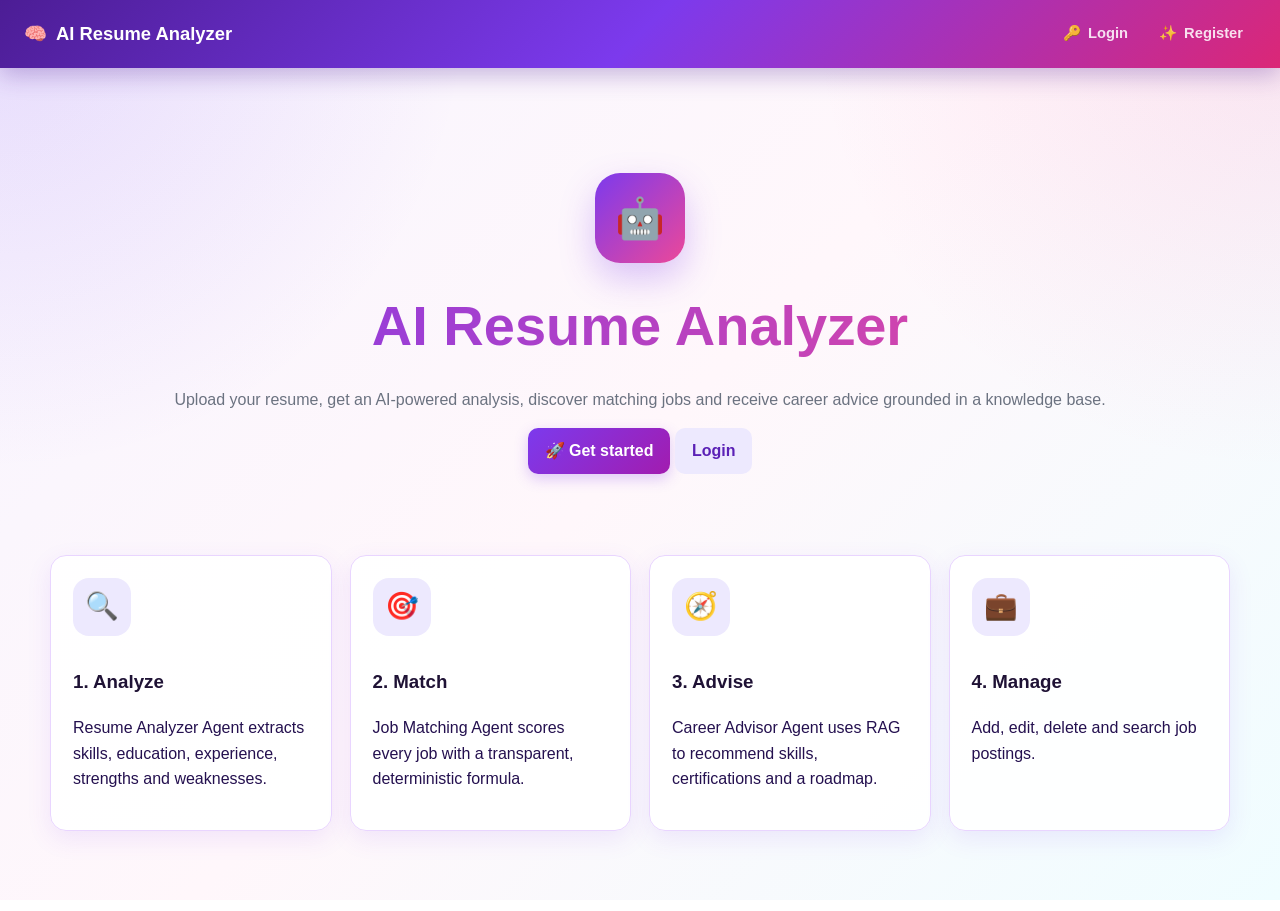
<file: frontend/index.html>
<!DOCTYPE html>
<html lang="en"><head><meta charset="UTF-8"><meta name="viewport" content="width=device-width, initial-scale=1">
<title>AI Resume Analyzer</title><link rel="stylesheet" href="css/style.css"></head>
<body><div id="nav"></div>
<div class="container">
  <div class="hero">
    <div class="big-ico">🤖</div>
    <h1>AI Resume Analyzer</h1>
    <p class="muted">Upload your resume, get an AI-powered analysis, discover matching jobs and receive career advice grounded in a knowledge base.</p>
    <p id="cta"><a class="btn" href="register.html">🚀 Get started</a> <a class="btn secondary" href="login.html">Login</a></p>
  </div>
  <div class="grid cols-4">
    <div class="card"><div class="feature-ico">🔍</div><h3>1. Analyze</h3><p>Resume Analyzer Agent extracts skills, education, experience, strengths and weaknesses.</p></div>
    <div class="card"><div class="feature-ico">🎯</div><h3>2. Match</h3><p>Job Matching Agent scores every job with a transparent, deterministic formula.</p></div>
    <div class="card"><div class="feature-ico">🧭</div><h3>3. Advise</h3><p>Career Advisor Agent uses RAG to recommend skills, certifications and a roadmap.</p></div>
    <div class="card"><div class="feature-ico">💼</div><h3>4. Manage</h3><p>Add, edit, delete and search job postings.</p></div>
  </div>
</div>
<script src="js/api.js"></script>
<script>renderNav("index.html"); if (getToken()) $("cta").innerHTML = '<a class="btn" href="dashboard.html">Go to dashboard</a>';</script>
</body></html>
</file>
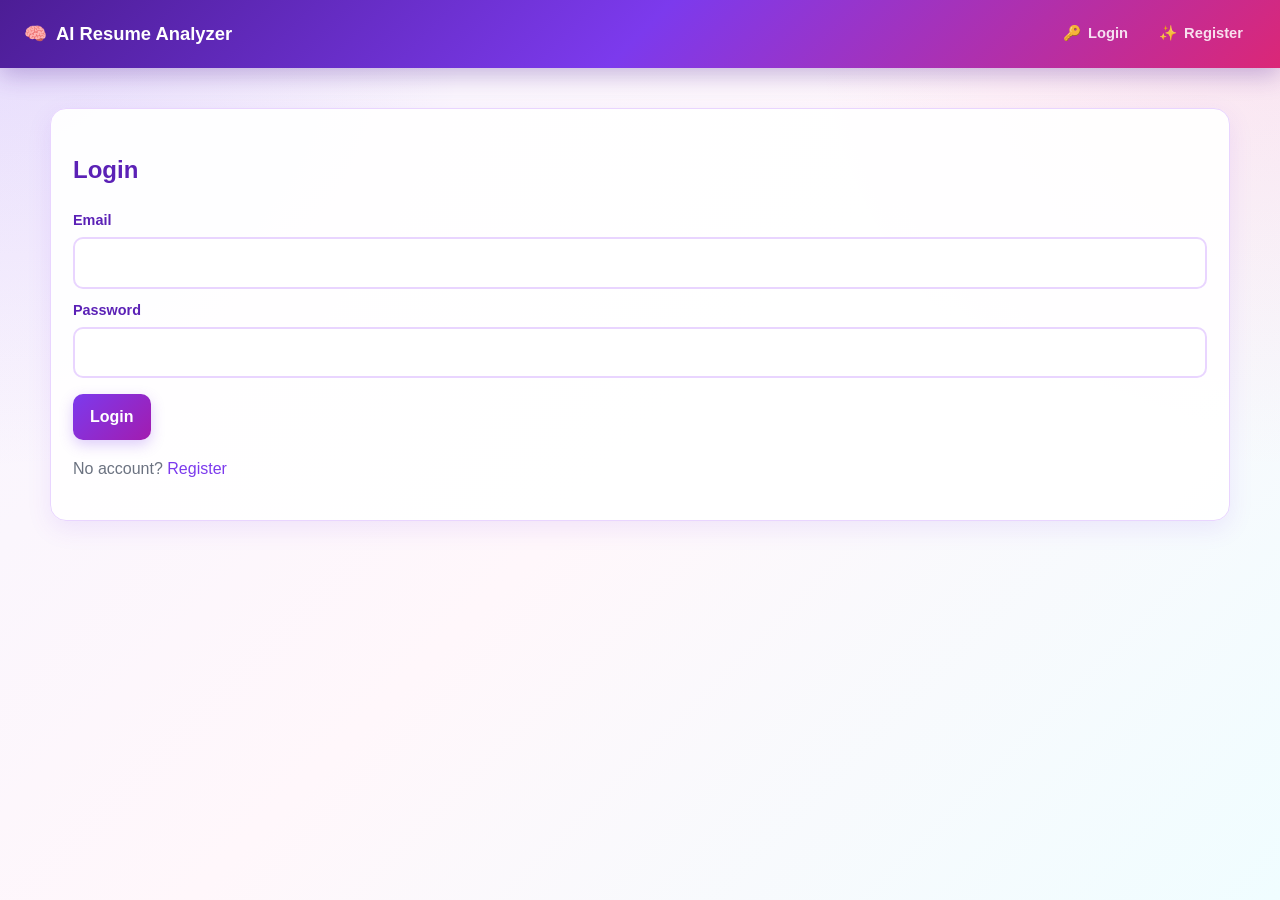
<file: frontend/analysis.html>
<!DOCTYPE html>
<html lang="en"><head><meta charset="UTF-8"><meta name="viewport" content="width=device-width, initial-scale=1">
<title>Resume Analysis - AI Resume Analyzer</title><link rel="stylesheet" href="css/style.css"></head>
<body><div id="nav"></div>
<div class="container">
<h1>Resume Analysis</h1>
<div class="card"><div class="row"><div><label for="resumeSelect">Resume</label><select id="resumeSelect"></select></div>
<button class="btn" id="analyzeBtn">Run analysis again</button></div></div>
<div id="alert"></div><div id="content"></div>
</div>
<script src="js/api.js"></script>
<script src="js/analysis.js"></script>
<script>renderNav("analysis.html");</script>
</body></html>
</file>
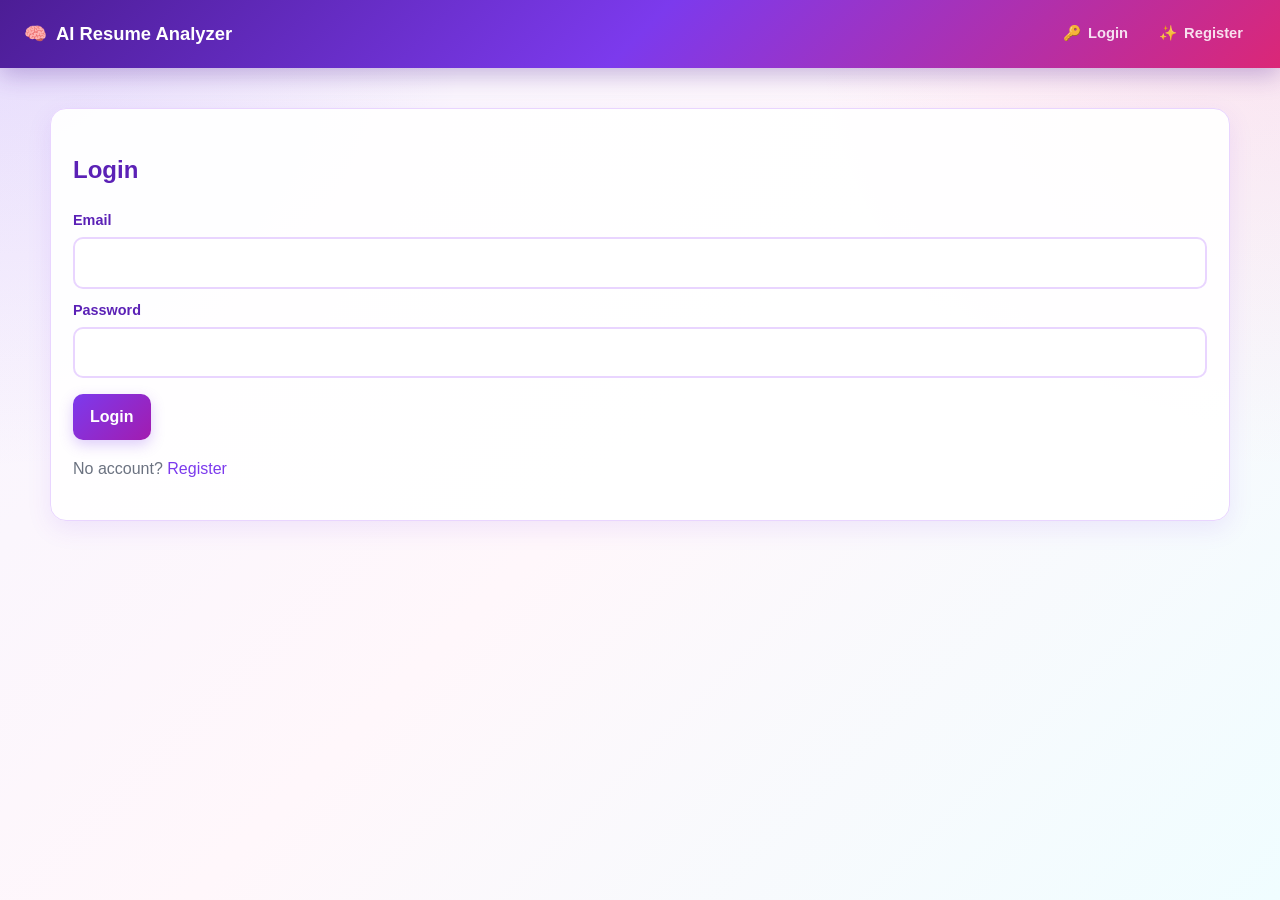
<file: frontend/career.html>
<!DOCTYPE html>
<html lang="en"><head><meta charset="UTF-8"><meta name="viewport" content="width=device-width, initial-scale=1">
<title>Career Advisor - AI Resume Analyzer</title><link rel="stylesheet" href="css/style.css"></head>
<body><div id="nav"></div>
<div class="container">
<h1>Career Advisor</h1><p class="muted">Answers are grounded in the knowledge base (RAG). If nothing relevant is found, the advisor says so instead of guessing.</p>
<div class="card"><div class="row"><div><label for="resumeSelect">Resume</label><select id="resumeSelect"></select></div></div>
<label for="question">Your question</label><textarea id="question" placeholder="e.g. How can I become a machine learning engineer?"></textarea>
<p><button class="btn" id="askBtn">Ask Career Advisor</button>
<button class="btn secondary" data-q="What should I learn next to improve my career prospects?">Suggest what to learn</button>
<button class="btn secondary" data-q="How do I write an ATS friendly resume?">ATS tips</button>
<button class="btn secondary" data-q="Which certifications help for cloud?">Certifications</button></p></div>
<div id="alert"></div><div id="content"></div>
</div>
<script src="js/api.js"></script>
<script src="js/career.js"></script>
<script>renderNav("career.html");</script>
</body></html>
</file>
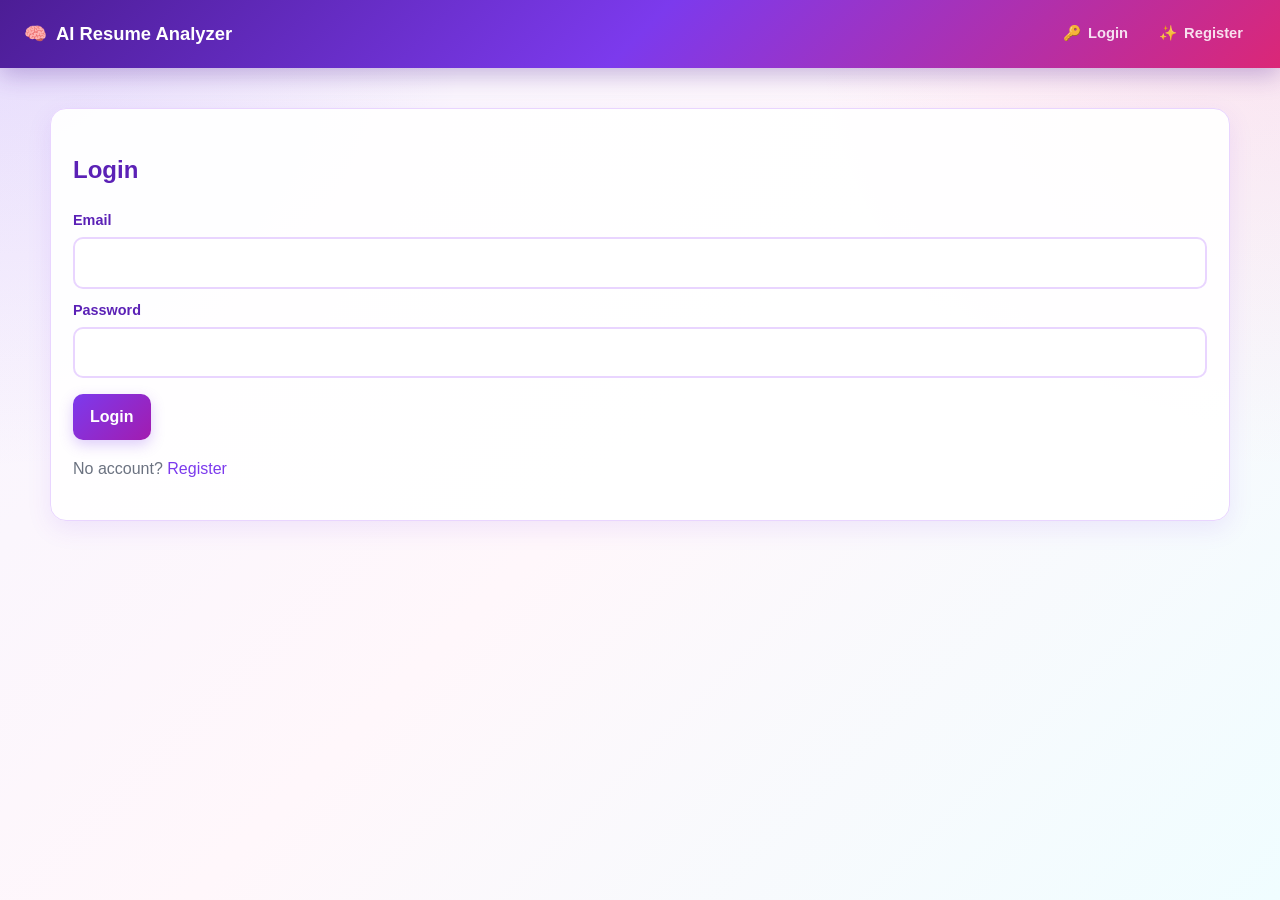
<file: frontend/dashboard.html>
<!DOCTYPE html>
<html lang="en"><head><meta charset="UTF-8"><meta name="viewport" content="width=device-width, initial-scale=1">
<title>Dashboard - AI Resume Analyzer</title><link rel="stylesheet" href="css/style.css"></head>
<body><div id="nav"></div>
<div class="container">
<h1>Dashboard</h1><p class="muted">Your resume, matches and recommendations at a glance.</p>
<div id="alert"></div><div id="content">Loading...</div>
</div>
<script src="js/api.js"></script>
<script src="js/dashboard.js"></script>
<script>renderNav("dashboard.html");</script>
</body></html>
</file>
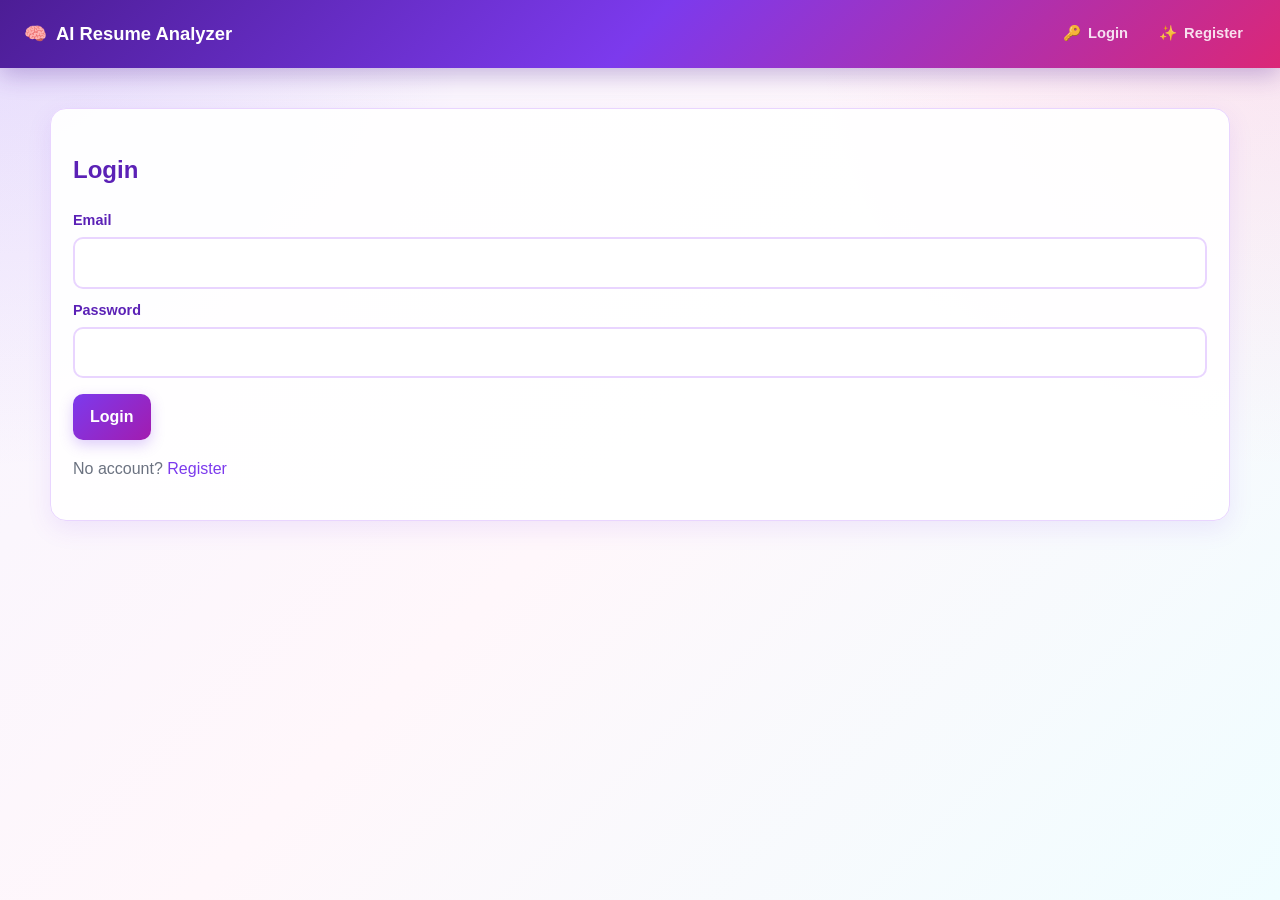
<file: frontend/jobs.html>
<!DOCTYPE html>
<html lang="en"><head><meta charset="UTF-8"><meta name="viewport" content="width=device-width, initial-scale=1">
<title>Jobs - AI Resume Analyzer</title><link rel="stylesheet" href="css/style.css"></head>
<body><div id="nav"></div>
<div class="container">
<h1>Jobs</h1>
<div class="tabs"><button class="tab active" data-tab="rec">Recommendations</button><button class="tab" data-tab="search">Search Jobs</button><button class="tab" data-tab="manage">Manage Jobs</button></div>
<div id="alert"></div>
<section id="tab-rec"><div class="card"><div class="row"><div><label for="recResume">Resume</label><select id="recResume"></select></div><button class="btn" id="recRefresh">Recalculate</button></div>
<p class="muted">Score = matched required skills / total required skills x 100 (deterministic; the AI only writes the explanation).</p></div><div id="recList"></div></section>
<section id="tab-search" class="hidden"><div class="card"><form id="searchForm"><div class="row">
<div><label>Title</label><input id="s_title"></div><div><label>Company</label><input id="s_company"></div><div><label>Location</label><input id="s_location"></div>
<div><label>Skill</label><input id="s_skill"></div><div><label>Experience level</label><input id="s_level"></div><div><label>Job type</label><input id="s_type"></div>
<button class="btn" type="submit">Search</button><button class="btn secondary" type="button" id="searchReset">Reset</button></div></form></div><div id="searchList"></div></section>
<section id="tab-manage" class="hidden"><div class="card"><h2 id="formTitle">Add a job</h2><form id="jobForm"><input type="hidden" id="j_id">
<div class="row"><div><label>Title *</label><input id="j_title" required></div><div><label>Company *</label><input id="j_company" required></div><div><label>Location</label><input id="j_location"></div></div>
<div class="row"><div><label>Experience level</label><select id="j_level"><option>Internship</option><option selected>Entry Level</option><option>Junior</option><option>Mid Level</option><option>Senior</option></select></div>
<div><label>Job type</label><select id="j_type"><option selected>Full-time</option><option>Part-time</option><option>Internship</option><option>Contract</option><option>Remote</option></select></div>
<div><label>Required skills (comma separated)</label><input id="j_skills" placeholder="Python, FastAPI, SQL"></div></div>
<label>Description</label><textarea id="j_desc"></textarea>
<p><button class="btn" id="jobSave" type="submit">Save job</button> <button class="btn secondary hidden" id="jobCancel" type="button">Cancel edit</button></p></form></div>
<div class="card"><h2>All jobs</h2><div id="manageList"></div></div></section>
</div>
<script src="js/api.js"></script>
<script src="js/jobs.js"></script>
<script>renderNav("jobs.html");</script>
</body></html>
</file>
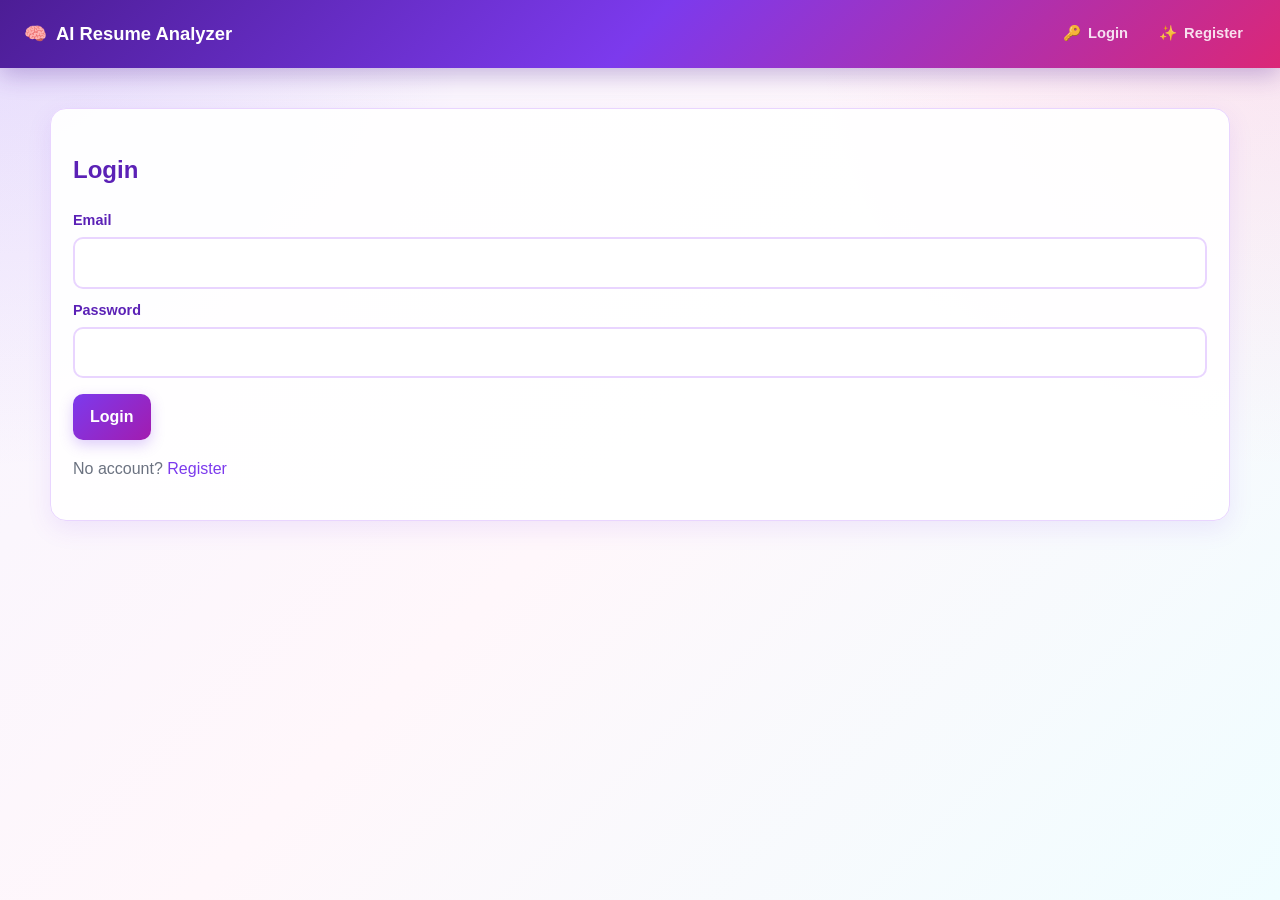
<file: frontend/login.html>
<!DOCTYPE html>
<html lang="en"><head><meta charset="UTF-8"><meta name="viewport" content="width=device-width, initial-scale=1">
<title>Login - AI Resume Analyzer</title><link rel="stylesheet" href="css/style.css"></head>
<body><div id="nav"></div>
<div class="container narrow">
<div class="card"><h2>Login</h2><div id="alert"></div>
<form id="loginForm"><label for="email">Email</label><input id="email" type="email" required>
<label for="password">Password</label><input id="password" type="password" required>
<p><button class="btn" id="submitBtn" type="submit">Login</button></p></form>
<p class="muted">No account? <a href="register.html">Register</a></p></div>
</div>
<script src="js/api.js"></script>
<script src="js/auth.js"></script>
<script>renderNav("login.html");</script>
</body></html>
</file>
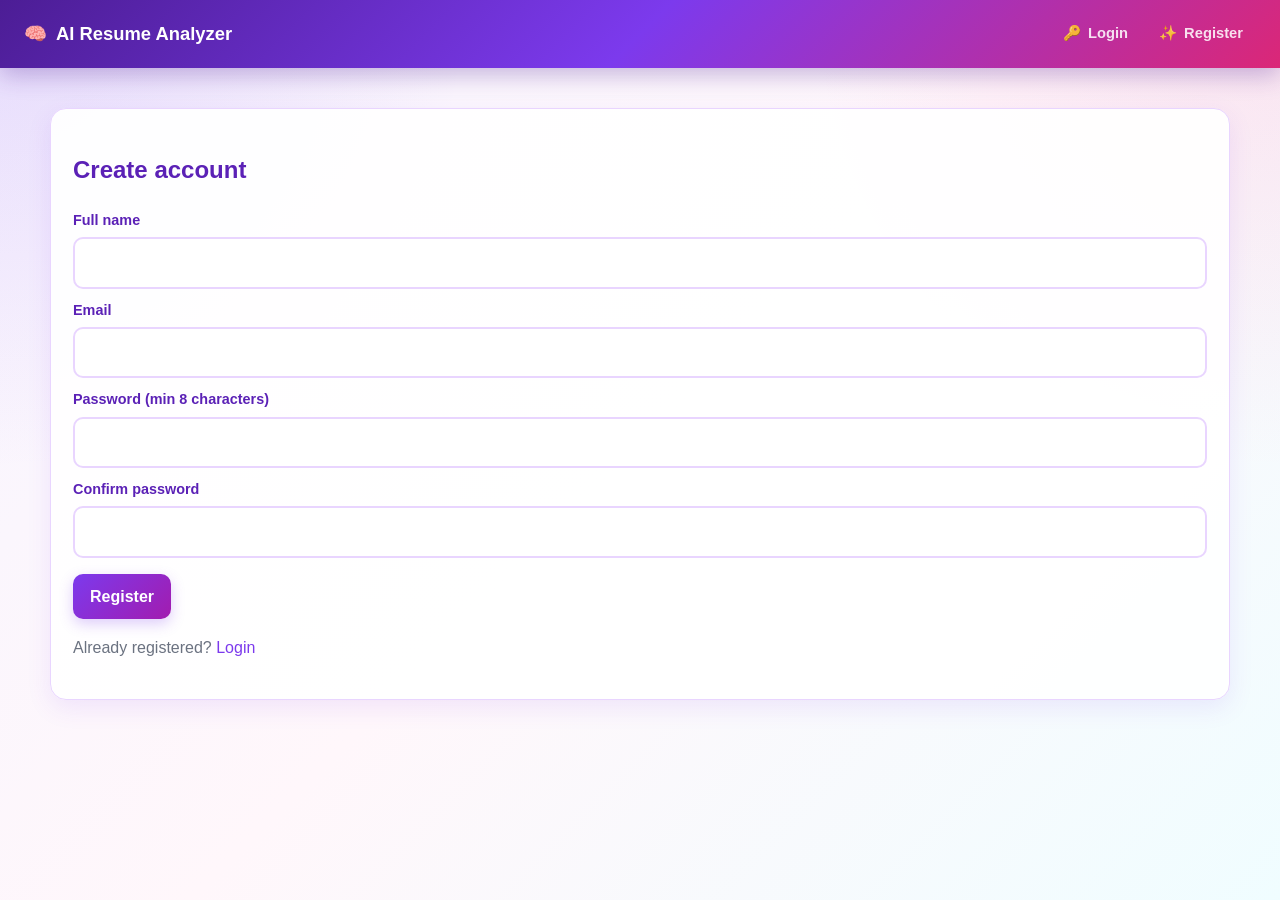
<file: frontend/register.html>
<!DOCTYPE html>
<html lang="en"><head><meta charset="UTF-8"><meta name="viewport" content="width=device-width, initial-scale=1">
<title>Register - AI Resume Analyzer</title><link rel="stylesheet" href="css/style.css"></head>
<body><div id="nav"></div>
<div class="container narrow">
<div class="card"><h2>Create account</h2><div id="alert"></div>
<form id="registerForm"><label for="name">Full name</label><input id="name" required>
<label for="email">Email</label><input id="email" type="email" required>
<label for="password">Password (min 8 characters)</label><input id="password" type="password" required minlength="8">
<label for="confirm">Confirm password</label><input id="confirm" type="password" required>
<p><button class="btn" id="submitBtn" type="submit">Register</button></p></form>
<p class="muted">Already registered? <a href="login.html">Login</a></p></div>
</div>
<script src="js/api.js"></script>
<script src="js/auth.js"></script>
<script>renderNav("register.html");</script>
</body></html>
</file>
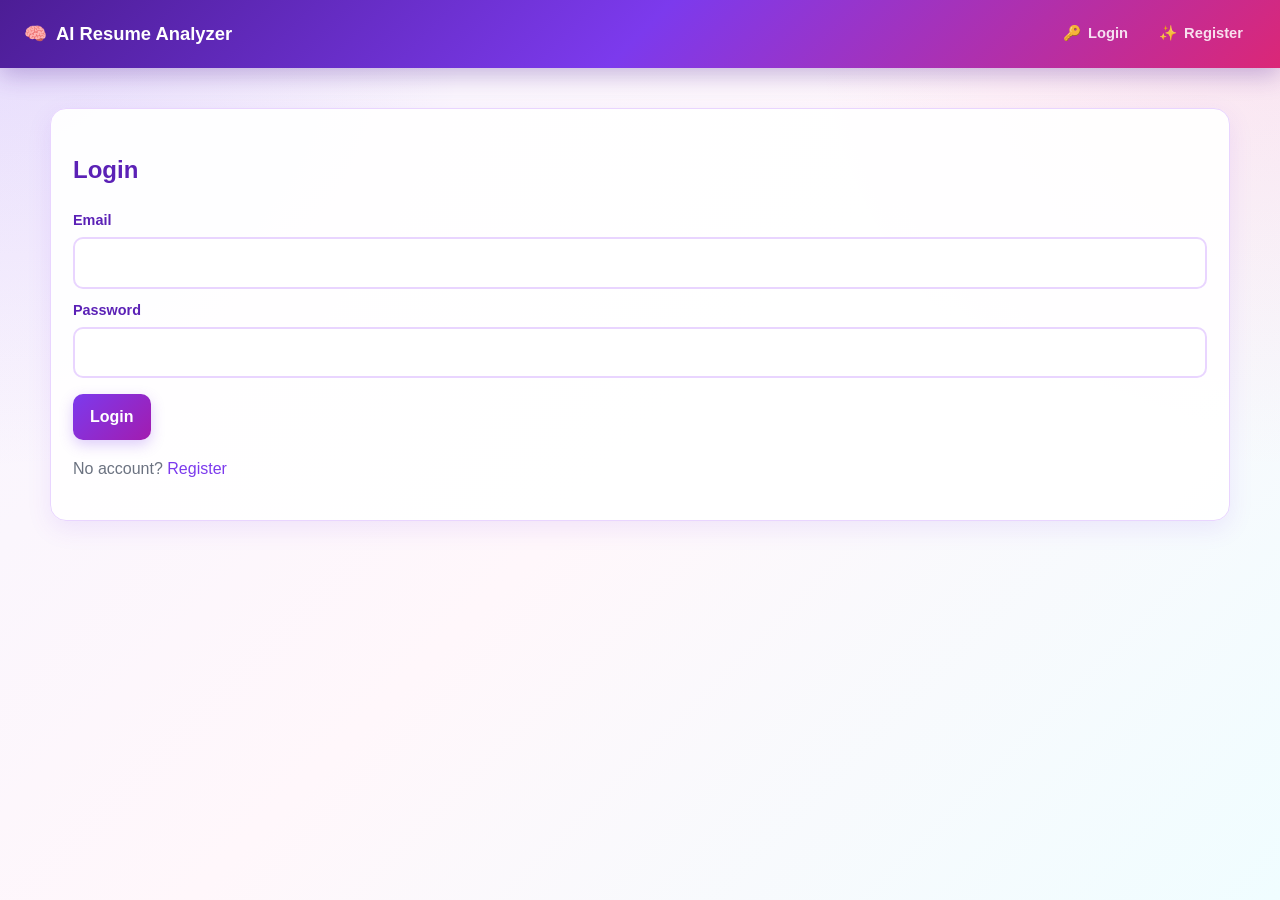
<file: frontend/resume.html>
<!DOCTYPE html>
<html lang="en"><head><meta charset="UTF-8"><meta name="viewport" content="width=device-width, initial-scale=1">
<title>Resume - AI Resume Analyzer</title><link rel="stylesheet" href="css/style.css"></head>
<body><div id="nav"></div>
<div class="container">
<h1>Resume Upload</h1><p class="muted">Upload a PDF or DOCX file (max 5 MB). The text is extracted and analyzed automatically.</p>
<div class="card"><div id="alert"></div>
<form id="uploadForm"><label for="file">Resume file</label><input id="file" type="file" accept=".pdf,.docx" required>
<p><button class="btn" id="uploadBtn" type="submit">Upload &amp; analyze</button></p></form></div>
<div class="card"><h2>My resumes</h2><div id="list">Loading...</div></div>
</div>
<script src="js/api.js"></script>
<script src="js/resume.js"></script>
<script>renderNav("resume.html");</script>
</body></html>
</file>
<file: frontend/css/style.css>
/* =========================================================
   AI RESUME ANALYZER
   GLOBAL STYLES
   ========================================================= */

:root {
    --primary: #7c3aed;
    --primary-dark: #5b21b6;
    --primary-light: #ede9fe;

    --accent: #ec4899;

    --success: #10b981;
    --success-dark: #047857;
    --success-light: #d1fae5;

    --warning: #f59e0b;
    --warning-dark: #b45309;
    --warning-light: #fef3c7;

    --danger: #ef4444;
    --danger-dark: #b91c1c;
    --danger-light: #fee2e2;

    --info: #3b82f6;
    --info-light: #dbeafe;

    --cyan: #06b6d4;

    --bg: #f7f5ff;
    --card: #ffffff;

    --text: #24104f;
    --text-dark: #1f1235;
    --muted: #6b7280;

    --border: #e9d5ff;

    --shadow:
        0 8px 25px rgba(124, 58, 237, 0.10);

    --shadow-hover:
        0 15px 35px rgba(124, 58, 237, 0.20);

    --radius: 16px;

    --transition: 0.25s ease;
}


/* =========================================================
   RESET
   ========================================================= */

* {
    box-sizing: border-box;
}

html {
    scroll-behavior: smooth;
}

body {
    margin: 0;
    min-height: 100vh;

    font-family:
        "Segoe UI",
        Tahoma,
        Arial,
        sans-serif;

    color: var(--text);

    line-height: 1.6;

    background:
        radial-gradient(
            circle at 0% 0%,
            rgba(124, 58, 237, 0.14),
            transparent 30%
        ),

        radial-gradient(
            circle at 100% 0%,
            rgba(236, 72, 153, 0.12),
            transparent 30%
        ),

        linear-gradient(
            135deg,
            #f7f5ff 0%,
            #fff7fb 50%,
            #f0fdff 100%
        );

    background-attachment: fixed;
}

a {
    color: var(--primary);
    text-decoration: none;

    transition:
        color var(--transition);
}

a:hover {
    color: var(--accent);
}


/* =========================================================
   NAVBAR
   ========================================================= */

nav.topbar {
    position: sticky;

    top: 0;

    z-index: 1000;

    min-height: 68px;

    padding: 0 24px;

    display: flex;

    align-items: center;

    gap: 5px;

    background:
        linear-gradient(
            135deg,
            #4c1d95,
            #7c3aed 50%,
            #db2777
        );

    box-shadow:
        0 7px 25px rgba(76, 29, 149, 0.30);

    color: white;
}

nav.topbar .brand {
    display: flex;

    align-items: center;

    gap: 9px;

    margin-right: 18px;

    color: white;

    font-size: 1.15rem;

    font-weight: 800;
}

nav.topbar a.link {
    display: inline-flex;

    align-items: center;

    gap: 7px;

    padding: 11px 13px;

    color: rgba(255, 255, 255, 0.86);

    border-radius: 10px;

    font-size: 0.92rem;

    font-weight: 600;

    transition:
        transform 0.25s ease,
        background 0.25s ease,
        color 0.25s ease,
        box-shadow 0.25s ease;
}

nav.topbar a.link:hover {
    color: white;

    background:
        rgba(255, 255, 255, 0.15);

    transform:
        translateY(-2px);

    box-shadow:
        0 5px 15px rgba(0, 0, 0, 0.12);
}

nav.topbar a.link.active {
    color: white;

    background:
        rgba(255, 255, 255, 0.23);

    box-shadow:
        inset 0 0 0 1px rgba(255, 255, 255, 0.20),
        0 5px 15px rgba(0, 0, 0, 0.15);
}

nav.topbar .spacer {
    flex: 1;
}

.ico {
    display: inline-flex;

    align-items: center;

    justify-content: center;

    transition:
        transform 0.25s ease,
        filter 0.25s ease;
}

nav.topbar a:hover .ico {
    transform:
        scale(1.25)
        rotate(-5deg);

    filter:
        drop-shadow(
            0 0 6px rgba(255, 255, 255, 0.8)
        );
}


/* =========================================================
   MAIN
   ========================================================= */

.container {
    width:
        min(
            1180px,
            calc(100% - 40px)
        );

    margin:
        0 auto;

    padding:
        40px 0 60px;

    animation:
        fadeUp 0.45s ease;
}

h1 {
    margin:
        0 0 6px;

    font-size:
        2.3rem;

    font-weight:
        850;

    background:
        linear-gradient(
            90deg,
            var(--primary),
            var(--accent)
        );

    -webkit-background-clip:
        text;

    background-clip:
        text;

    color:
        transparent;
}

h2 {
    color:
        var(--primary-dark);
}

h3 {
    color:
        var(--text-dark);
}

.muted {
    color:
        var(--muted);
}


/* =========================================================
   CARDS
   ========================================================= */

.card,
.job-card,
.stat-card {
    position:
        relative;

    padding:
        22px;

    margin-bottom:
        20px;

    background:
        rgba(255, 255, 255, 0.95);

    border:
        1px solid var(--border);

    border-radius:
        var(--radius);

    box-shadow:
        var(--shadow);

    transition:
        transform 0.25s ease,
        box-shadow 0.25s ease,
        border-color 0.25s ease;
}

.card:hover,
.job-card:hover,
.stat-card:hover {
    transform:
        translateY(-5px);

    border-color:
        #c4b5fd;

    box-shadow:
        var(--shadow-hover);
}


/* =========================================================
   GRID
   ========================================================= */

.grid {
    display:
        grid;

    gap:
        18px;
}

.grid.cols-2 {
    grid-template-columns:
        repeat(
            auto-fit,
            minmax(320px, 1fr)
        );
}

.grid.cols-3 {
    grid-template-columns:
        repeat(
            auto-fit,
            minmax(250px, 1fr)
        );
}

.grid.cols-4 {
    grid-template-columns:
        repeat(
            auto-fit,
            minmax(190px, 1fr)
        );
}


/* =========================================================
   ICON BOXES
   ========================================================= */

.icon-box {
    width:
        52px;

    height:
        52px;

    display:
        inline-flex;

    align-items:
        center;

    justify-content:
        center;

    flex-shrink:
        0;

    border-radius:
        15px;

    background:
        var(--primary-light);

    color:
        var(--primary);

    font-size:
        23px;

    cursor:
        pointer;

    transition:
        transform 0.25s ease,
        background 0.25s ease,
        color 0.25s ease,
        box-shadow 0.25s ease;
}

.icon-box:hover {
    transform:
        translateY(-4px)
        scale(1.08);

    background:
        var(--primary);

    color:
        white;

    box-shadow:
        0 10px 25px
        rgba(124, 58, 237, 0.30);
}

.icon-box:active {
    transform:
        scale(0.94);

    box-shadow:
        0 0 0 5px
        rgba(124, 58, 237, 0.12);
}


/* ---------- success ---------- */

.icon-box.success {
    background:
        var(--success-light);

    color:
        var(--success-dark);
}

.icon-box.success:hover {
    background:
        var(--success);

    color:
        white;

    box-shadow:
        0 10px 25px
        rgba(16, 185, 129, 0.30);
}


/* ---------- warning ---------- */

.icon-box.warning {
    background:
        var(--warning-light);

    color:
        var(--warning-dark);
}

.icon-box.warning:hover {
    background:
        var(--warning);

    color:
        white;

    box-shadow:
        0 10px 25px
        rgba(245, 158, 11, 0.30);
}


/* ---------- danger ---------- */

.icon-box.danger {
    background:
        var(--danger-light);

    color:
        var(--danger-dark);
}

.icon-box.danger:hover {
    background:
        var(--danger);

    color:
        white;

    box-shadow:
        0 10px 25px
        rgba(239, 68, 68, 0.30);
}


/* ---------- cyan ---------- */

.icon-box.cyan {
    background:
        #cffafe;

    color:
        #0e7490;
}

.icon-box.cyan:hover {
    background:
        var(--cyan);

    color:
        white;
}


/* =========================================================
   CLICKABLE ICON
   ========================================================= */

.icon-button {
    width:
        44px;

    height:
        44px;

    display:
        inline-flex;

    align-items:
        center;

    justify-content:
        center;

    border:
        1px solid var(--border);

    border-radius:
        12px;

    background:
        white;

    color:
        var(--primary);

    cursor:
        pointer;

    transition:
        transform 0.2s ease,
        background 0.2s ease,
        color 0.2s ease,
        box-shadow 0.2s ease;
}

.icon-button:hover {
    background:
        var(--primary-light);

    border-color:
        var(--primary);

    transform:
        translateY(-2px)
        scale(1.05);

    box-shadow:
        0 7px 17px
        rgba(124, 58, 237, 0.20);
}

.icon-button:active,
.icon-button.active {
    background:
        var(--primary);

    color:
        white;

    transform:
        scale(0.94);

    box-shadow:
        0 0 0 5px
        rgba(124, 58, 237, 0.13),

        0 7px 18px
        rgba(124, 58, 237, 0.30);
}


/* =========================================================
   STAT CARDS
   ========================================================= */

.stat-card {
    overflow:
        hidden;
}

.stat-card::after {
    content:
        "";

    position:
        absolute;

    width:
        90px;

    height:
        90px;

    right:
        -35px;

    top:
        -35px;

    border-radius:
        50%;

    background:
        var(--primary-light);

    opacity:
        0.6;

    transition:
        transform 0.3s ease;
}

.stat-card:hover::after {
    transform:
        scale(1.4);
}

.stat {
    position:
        relative;

    z-index:
        2;

    font-size:
        2rem;

    font-weight:
        850;

    background:
        linear-gradient(
            90deg,
            var(--primary),
            var(--accent)
        );

    -webkit-background-clip:
        text;

    background-clip:
        text;

    color:
        transparent;
}


/* =========================================================
   STATUS
   ========================================================= */

.good {
    color:
        var(--success-dark) !important;
}

.medium {
    color:
        var(--warning-dark) !important;
}

.bad {
    color:
        var(--danger-dark) !important;
}

.bg-good {
    background:
        var(--success-light) !important;
}

.bg-medium {
    background:
        var(--warning-light) !important;
}

.bg-bad {
    background:
        var(--danger-light) !important;
}


/* =========================================================
   CIRCULAR MATCH SCORE
   ========================================================= */

.circular-score {
    --score:
        75;

    --score-color:
        var(--success);

    position:
        relative;

    width:
        125px;

    height:
        125px;

    display:
        flex;

    align-items:
        center;

    justify-content:
        center;

    flex-shrink:
        0;

    border-radius:
        50%;

    background:
        conic-gradient(
            var(--score-color)
            calc(var(--score) * 1%),
            #eee9f8 0
        );

    box-shadow:
        0 8px 25px
        rgba(0, 0, 0, 0.08);

    transition:
        transform 0.3s ease,
        box-shadow 0.3s ease;
}

.circular-score:hover {
    transform:
        scale(1.07)
        rotate(2deg);

    box-shadow:
        0 14px 32px
        rgba(124, 58, 237, 0.20);
}

.circular-score::before {
    content:
        "";

    position:
        absolute;

    width:
        94px;

    height:
        94px;

    border-radius:
        50%;

    background:
        white;

    box-shadow:
        inset 0 0 8px
        rgba(0, 0, 0, 0.04);
}

.circular-score .score-content {
    position:
        relative;

    z-index:
        2;

    text-align:
        center;
}

.circular-score .score-number {
    display:
        block;

    font-size:
        1.55rem;

    font-weight:
        850;

    color:
        var(--text-dark);

    line-height:
        1.1;
}

.circular-score .score-label {
    display:
        block;

    margin-top:
        4px;

    color:
        var(--muted);

    font-size:
        0.68rem;

    font-weight:
        700;
}


/* ---------- score colors ---------- */

.circular-score.good {
    --score-color:
        var(--success);
}

.circular-score.medium {
    --score-color:
        var(--warning);
}

.circular-score.bad {
    --score-color:
        var(--danger);
}


/* =========================================================
   MATCH SCORE CARD
   ========================================================= */

.match-score {
    display:
        flex;

    align-items:
        center;

    gap:
        20px;

    padding:
        20px;

    margin-bottom:
        16px;

    background:
        white;

    border:
        1px solid var(--border);

    border-radius:
        var(--radius);

    box-shadow:
        var(--shadow);

    transition:
        transform 0.25s ease,
        box-shadow 0.25s ease;
}

.match-score:hover {
    transform:
        translateY(-4px);

    box-shadow:
        var(--shadow-hover);
}

.match-score.good {
    border-color:
        #a7f3d0;

    box-shadow:
        0 8px 25px
        rgba(16, 185, 129, 0.10);
}

.match-score.medium {
    border-color:
        #fde68a;

    box-shadow:
        0 8px 25px
        rgba(245, 158, 11, 0.10);
}

.match-score.bad {
    border-color:
        #fecaca;

    box-shadow:
        0 8px 25px
        rgba(239, 68, 68, 0.10);
}


/* =========================================================
   BUTTONS
   ========================================================= */

.btn {
    display:
        inline-flex;

    align-items:
        center;

    justify-content:
        center;

    gap:
        8px;

    padding:
        10px 17px;

    border:
        0;

    border-radius:
        10px;

    background:
        linear-gradient(
            135deg,
            var(--primary),
            #a21caf
        );

    color:
        white;

    font:
        inherit;

    font-weight:
        700;

    cursor:
        pointer;

    box-shadow:
        0 5px 14px
        rgba(124, 58, 237, 0.25);

    transition:
        transform 0.2s ease,
        box-shadow 0.2s ease,
        filter 0.2s ease;
}

.btn:hover {
    color:
        white;

    transform:
        translateY(-2px);

    box-shadow:
        0 9px 22px
        rgba(124, 58, 237, 0.32);

    filter:
        brightness(1.07);
}

.btn:active {
    transform:
        scale(0.96);
}

.btn.success {
    background:
        var(--success);
}

.btn.success:hover {
    background:
        var(--success-dark);
}

.btn.warning {
    background:
        var(--warning);
}

.btn.warning:hover {
    background:
        var(--warning-dark);
}

.btn.danger {
    background:
        var(--danger);
}

.btn.danger:hover {
    background:
        var(--danger-dark);
}

.btn.secondary {
    background:
        var(--primary-light);

    color:
        var(--primary-dark);

    box-shadow:
        none;
}

.btn.secondary:hover {
    background:
        #ddd6fe;

    color:
        var(--primary-dark);
}

.btn.small {
    padding:
        6px 11px;

    font-size:
        0.84rem;
}


/* =========================================================
   FORMS
   ========================================================= */

label {
    display:
        block;

    margin:
        10px 0 5px;

    color:
        var(--primary-dark);

    font-size:
        0.9rem;

    font-weight:
        700;
}

input,
select,
textarea {
    width:
        100%;

    padding:
        11px 13px;

    border:
        2px solid var(--border);

    border-radius:
        10px;

    background:
        white;

    color:
        var(--text-dark);

    font:
        inherit;

    transition:
        border-color 0.2s ease,
        box-shadow 0.2s ease,
        transform 0.2s ease;
}

input:focus,
select:focus,
textarea:focus {
    outline:
        none;

    border-color:
        var(--primary);

    box-shadow:
        0 0 0 4px
        rgba(124, 58, 237, 0.12);

    transform:
        translateY(-1px);
}

textarea {
    min-height:
        100px;

    resize:
        vertical;
}


/* =========================================================
   ALERTS
   ========================================================= */

.alert {
    padding:
        12px 16px;

    margin:
        10px 0;

    border-radius:
        11px;

    border-left:
        5px solid;

    font-size:
        0.92rem;

    animation:
        slideIn 0.3s ease;
}

.alert.success {
    background:
        var(--success-light);

    color:
        #065f46;

    border-color:
        var(--success);
}

.alert.warn {
    background:
        var(--warning-light);

    color:
        #92400e;

    border-color:
        var(--warning);
}

.alert.error {
    background:
        var(--danger-light);

    color:
        #991b1b;

    border-color:
        var(--danger);
}

.alert.info {
    background:
        var(--info-light);

    color:
        #1e40af;

    border-color:
        var(--info);
}


/* =========================================================
   CHIPS
   ========================================================= */

.chip {
    display:
        inline-flex;

    align-items:
        center;

    padding:
        5px 11px;

    margin:
        3px;

    border-radius:
        999px;

    background:
        var(--primary-light);

    color:
        var(--primary-dark);

    font-size:
        0.8rem;

    font-weight:
        650;

    transition:
        transform 0.2s ease,
        box-shadow 0.2s ease;
}

.chip:hover {
    transform:
        translateY(-2px)
        scale(1.04);

    box-shadow:
        0 4px 10px
        rgba(124, 58, 237, 0.15);
}

.chip.ok {
    background:
        var(--success-light);

    color:
        var(--success-dark);
}

.chip.miss {
    background:
        var(--danger-light);

    color:
        var(--danger-dark);
}

.chip.soft {
    background:
        #cffafe;

    color:
        #155e75;
}


/* =========================================================
   TABLE
   ========================================================= */

.table-wrapper {
    overflow-x:
        auto;

    border-radius:
        12px;
}

table {
    width:
        100%;

    border-collapse:
        collapse;

    font-size:
        0.92rem;
}

th {
    padding:
        11px;

    background:
        var(--primary-light);

    color:
        var(--primary-dark);

    text-align:
        left;
}

td {
    padding:
        11px;

    border-bottom:
        1px solid var(--border);

    vertical-align:
        top;
}

tbody tr {
    transition:
        background 0.2s ease;
}

tbody tr:hover td {
    background:
        #faf5ff;
}


/* =========================================================
   TABS
   ========================================================= */

.tabs {
    display:
        flex;

    gap:
        7px;

    margin-bottom:
        18px;

    padding:
        5px;

    background:
        var(--primary-light);

    border-radius:
        12px;
}

.tab {
    flex:
        1;

    padding:
        9px 16px;

    border:
        0;

    border-radius:
        9px;

    background:
        transparent;

    color:
        var(--primary-dark);

    font:
        inherit;

    font-weight:
        700;

    cursor:
        pointer;

    transition:
        background 0.2s ease,
        transform 0.2s ease,
        box-shadow 0.2s ease;
}

.tab:hover {
    background:
        rgba(255, 255, 255, 0.75);

    transform:
        translateY(-1px);
}

.tab.active {
    background:
        linear-gradient(
            135deg,
            var(--primary),
            var(--accent)
        );

    color:
        white;

    box-shadow:
        0 5px 14px
        rgba(124, 58, 237, 0.28);
}


/* =========================================================
   HERO
   ========================================================= */

.hero {
    padding:
        65px 20px;

    text-align:
        center;
}

.hero h1 {
    font-size:
        clamp(
            2.2rem,
            5vw,
            3.5rem
        );
}

.hero .big-ico {
    display:
        inline-flex;

    align-items:
        center;

    justify-content:
        center;

    width:
        90px;

    height:
        90px;

    margin-bottom:
        18px;

    border-radius:
        25px;

    background:
        linear-gradient(
            135deg,
            var(--primary),
            var(--accent)
        );

    color:
        white;

    font-size:
        40px;

    box-shadow:
        0 15px 35px
        rgba(124, 58, 237, 0.28);

    transition:
        transform 0.3s ease,
        box-shadow 0.3s ease;
}

.hero .big-ico:hover {
    transform:
        translateY(-5px)
        rotate(-3deg)
        scale(1.05);

    box-shadow:
        0 20px 45px
        rgba(124, 58, 237, 0.35);
}


/* =========================================================
   FEATURE ICONS
   ========================================================= */

.feature-ico {
    display:
        inline-flex;

    align-items:
        center;

    justify-content:
        center;

    width:
        58px;

    height:
        58px;

    margin-bottom:
        12px;

    border-radius:
        16px;

    background:
        var(--primary-light);

    color:
        var(--primary);

    font-size:
        27px;

    transition:
        transform 0.25s ease,
        background 0.25s ease,
        color 0.25s ease,
        box-shadow 0.25s ease;
}

.card:hover .feature-ico {
    transform:
        translateY(-4px)
        scale(1.08);

    background:
        var(--primary);

    color:
        white;

    box-shadow:
        0 10px 24px
        rgba(124, 58, 237, 0.25);
}


/* =========================================================
   EMPTY STATE
   ========================================================= */

.empty-state {
    text-align:
        center;

    padding:
        35px 25px;
}

.empty-state .icon-box {
    margin:
        0 auto 15px;
}


/* =========================================================
   JOB CARD
   ========================================================= */

.job-card {
    overflow:
        hidden;
}

.job-card::before {
    content:
        "";

    position:
        absolute;

    left:
        0;

    top:
        0;

    bottom:
        0;

    width:
        4px;

    background:
        linear-gradient(
            180deg,
            var(--primary),
            var(--accent)
        );

    opacity:
        0.8;
}

.job-card:hover::before {
    width:
        6px;
}


/* =========================================================
   RESUME TEXT
   ========================================================= */

pre.text {
    white-space:
        pre-wrap;

    max-height:
        280px;

    overflow:
        auto;

    padding:
        14px;

    background:
        #faf5ff;

    border:
        1px solid var(--border);

    border-radius:
        10px;

    font-size:
        0.85rem;
}


/* =========================================================
   SPINNER
   ========================================================= */

.spinner {
    display:
        inline-block;

    width:
        18px;

    height:
        18px;

    margin-right:
        7px;

    border:
        3px solid #ddd6fe;

    border-top-color:
        var(--primary);

    border-radius:
        50%;

    animation:
        spin 0.8s linear infinite;

    vertical-align:
        middle;
}

@keyframes spin {
    to {
        transform:
            rotate(360deg);
    }
}


/* =========================================================
   ANIMATIONS
   ========================================================= */

@keyframes fadeUp {
    from {
        opacity:
            0;

        transform:
            translateY(15px);
    }

    to {
        opacity:
            1;

        transform:
            translateY(0);
    }
}

@keyframes slideIn {
    from {
        opacity:
            0;

        transform:
            translateX(-12px);
    }

    to {
        opacity:
            1;

        transform:
            translateX(0);
    }
}


/* =========================================================
   HIDDEN
   ========================================================= */

.hidden {
    display:
        none !important;
}


/* =========================================================
   RESPONSIVE
   ========================================================= */

@media (max-width: 850px) {

    nav.topbar {
        flex-wrap:
            wrap;

        padding:
            10px 15px;
    }

    nav.topbar .brand {
        width:
            100%;

        margin-bottom:
            5px;
    }

    .container {
        width:
            calc(100% - 25px);

        padding-top:
            28px;
    }

    .grid.cols-4 {
        grid-template-columns:
            repeat(2, 1fr);
    }
}


@media (max-width: 600px) {

    h1 {
        font-size:
            1.9rem;
    }

    .grid.cols-2,
    .grid.cols-3,
    .grid.cols-4 {
        grid-template-columns:
            1fr;
    }

    .container {
        width:
            calc(100% - 18px);
    }

    nav.topbar a.link {
        padding:
            9px;

        font-size:
            0.82rem;
    }

    .tabs {
        flex-direction:
            column;
    }

    .tab {
        width:
            100%;
    }

    .circular-score {
        width:
            105px;

        height:
            105px;
    }

    .circular-score::before {
        width:
            79px;

        height:
            79px;
    }

    .circular-score .score-number {
        font-size:
            1.3rem;
    }

    .match-score {
        flex-direction:
            column;

        text-align:
            center;
    }

    .job-card .row {
        align-items:
            flex-start !important;
    }
}


/* =========================================================
   ACCESSIBILITY
   ========================================================= */

button:focus-visible,
a:focus-visible,
input:focus-visible,
select:focus-visible,
textarea:focus-visible {

    outline:
        3px solid
        rgba(124, 58, 237, 0.25);

    outline-offset:
        2px;
}


@media (prefers-reduced-motion: reduce) {

    *,
    *::before,
    *::after {

        animation-duration:
            0.01ms !important;

        animation-iteration-count:
            1 !important;

        scroll-behavior:
            auto !important;

        transition-duration:
            0.01ms !important;
    }
}
</file>
